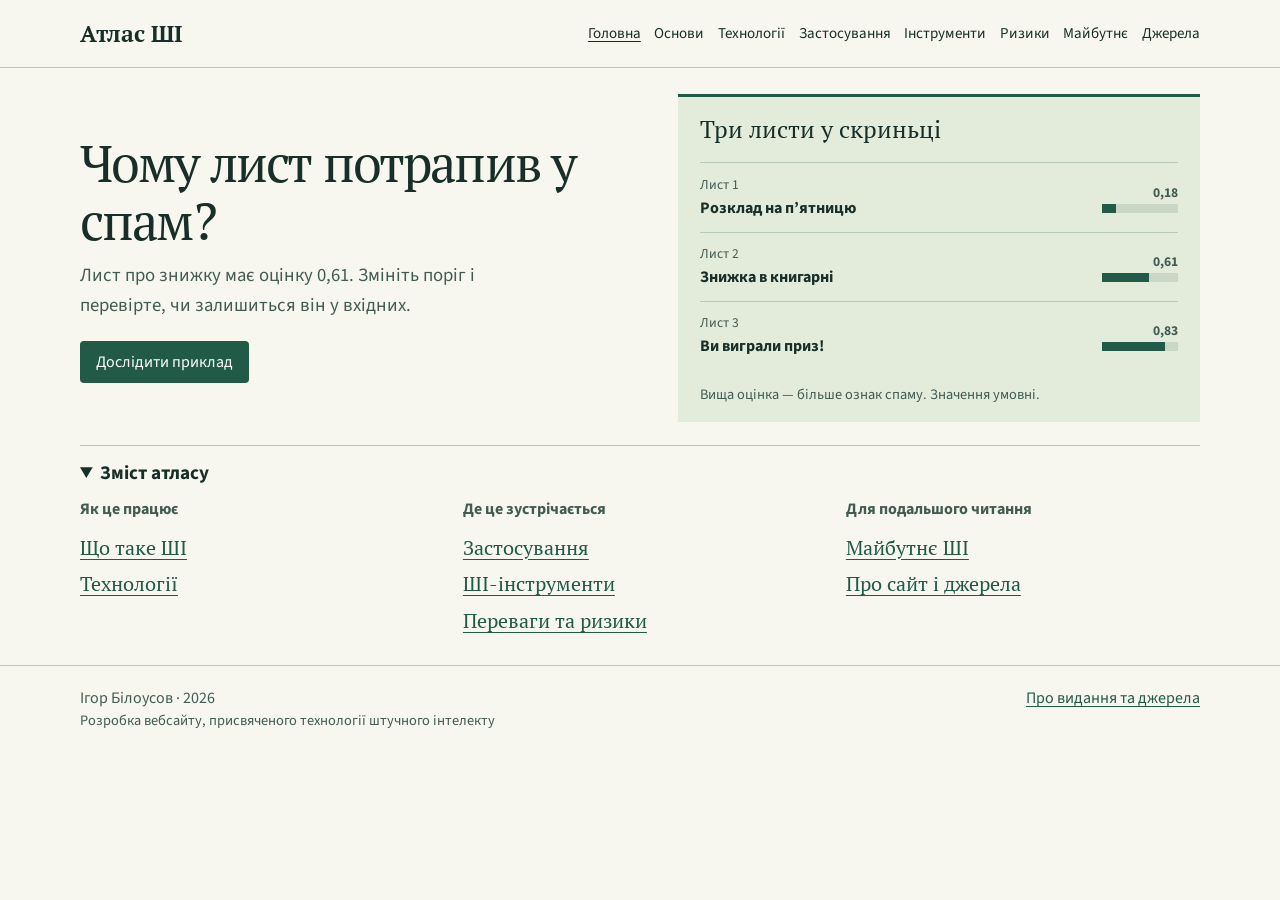
<file: index.html>
<!doctype html>
<html lang="uk">
<head>
  <meta charset="utf-8">
  <meta name="viewport" content="width=device-width, initial-scale=1">
  <title>Головна | Атлас ШІ</title>
  <link rel="stylesheet" href="styles/fonts.css">
  <link rel="stylesheet" href="styles/site.css">
  <link rel="stylesheet" href="styles/index.css">
  <script src="scripts/site.js" defer></script>
</head>
<body>
<a class="skip" href="#main">До основного вмісту</a>
<header><div class="wrap bar"><a class="brand" href="index.html">Атлас ШІ</a>
  <button type="button" id="menu-button" aria-controls="navigation" aria-expanded="false" hidden>Меню</button>
  <nav id="navigation" aria-label="Основна навігація"><a href="index.html" aria-current="page">Головна</a>
<a href="basics.html">Основи</a>
<a href="methods.html">Технології</a>
<a href="cases.html">Застосування</a>
<a href="tools.html">Інструменти</a>
<a href="risks.html">Ризики</a>
<a href="future.html">Майбутнє</a>
<a href="about.html">Джерела</a>
</nav>
</div>
</header>
<main class="wrap" id="main" tabindex="-1"><div class="hero"><div><h1>Чому лист потрапив у спам?</h1>
<p class="lead">Лист про знижку має оцінку 0,61. Змініть поріг і перевірте, чи залишиться він у вхідних.</p>
<a class="action" href="basics.html#experiment">Дослідити приклад</a></div>
<figure class="mail"><figcaption>Три листи у скриньці</figcaption><ol><li><div class="message-label"><span>Лист 1</span><strong>Розклад на п’ятницю</strong></div>
<div class="score"><strong>0,18</strong><span class="track" aria-hidden="true"><span class="fill" style="--value:18%"></span></span></div>
</li><li><div class="message-label"><span>Лист 2</span><strong>Знижка в книгарні</strong></div>
<div class="score"><strong>0,61</strong><span class="track" aria-hidden="true"><span class="fill" style="--value:61%"></span></span></div>
</li><li><div class="message-label"><span>Лист 3</span><strong>Ви виграли приз!</strong></div>
<div class="score"><strong>0,83</strong><span class="track" aria-hidden="true"><span class="fill" style="--value:83%"></span></span></div>
</li></ol><small>Вища оцінка — більше ознак спаму. Значення умовні.</small></figure>
</div>
<section class="topics"><details id="contents"><summary>Зміст атласу</summary>
<div class="contents-groups"><section><h3>Як це працює</h3>
<ul><li><a href="basics.html">Що таке ШІ</a></li><li><a href="methods.html">Технології</a></li></ul>
</section>
<section><h3>Де це зустрічається</h3>
<ul><li><a href="cases.html">Застосування</a></li><li><a href="tools.html">ШІ-інструменти</a></li><li><a href="risks.html">Переваги та ризики</a></li></ul>
</section>
<section><h3>Для подальшого читання</h3>
<ul><li><a href="future.html">Майбутнє ШІ</a></li><li><a href="about.html">Про сайт і джерела</a></li></ul>
</section>
</div></details>
</section>
</main>
<footer><div class="wrap"><span>Ігор Білоусов · 2026<br><small>Розробка вебсайту, присвяченого технології штучного інтелекту</small></span><a href="about.html">Про видання та джерела</a></div>
</footer>
</body>
</html>
</file>
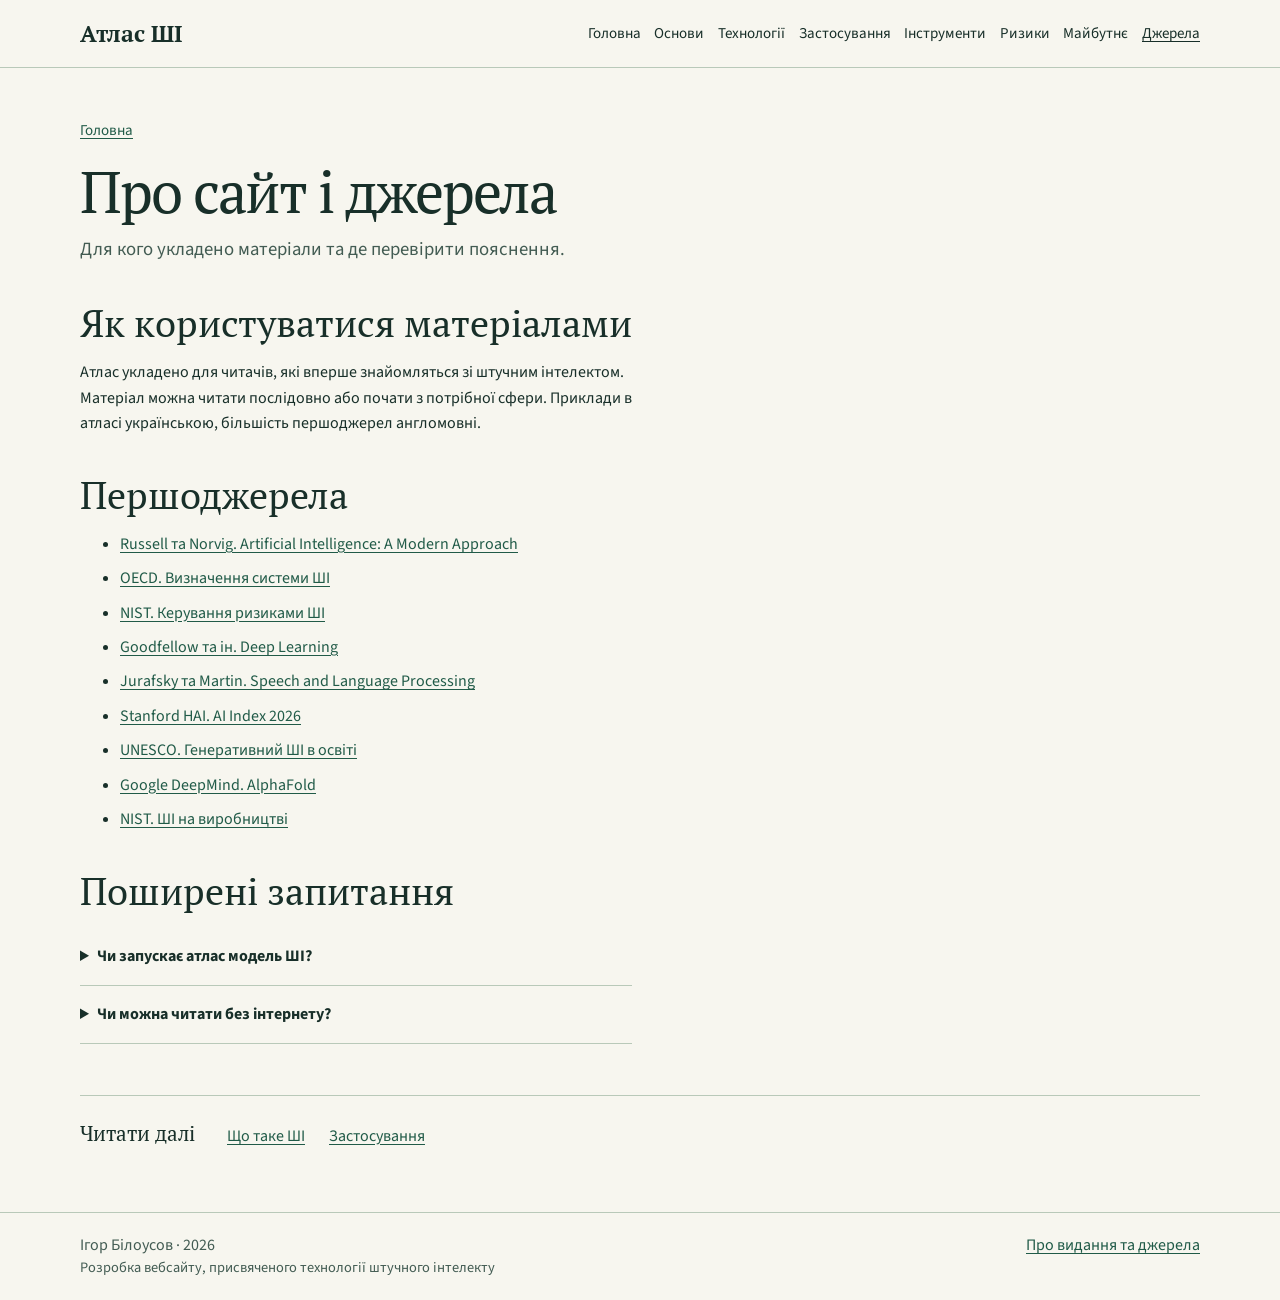
<file: about.html>
<!doctype html>
<html lang="uk">
<head>
  <meta charset="utf-8">
  <meta name="viewport" content="width=device-width, initial-scale=1">
  <title>Про сайт і джерела | Атлас ШІ</title>
  <link rel="stylesheet" href="styles/fonts.css">
  <link rel="stylesheet" href="styles/site.css">
  <link rel="stylesheet" href="styles/about.css">
  <script src="scripts/site.js" defer></script>
</head>
<body>
<a class="skip" href="#main">До основного вмісту</a>
<header><div class="wrap bar"><a class="brand" href="index.html">Атлас ШІ</a>
  <button type="button" id="menu-button" aria-controls="navigation" aria-expanded="false" hidden>Меню</button>
  <nav id="navigation" aria-label="Основна навігація"><a href="index.html">Головна</a>
<a href="basics.html">Основи</a>
<a href="methods.html">Технології</a>
<a href="cases.html">Застосування</a>
<a href="tools.html">Інструменти</a>
<a href="risks.html">Ризики</a>
<a href="future.html">Майбутнє</a>
<a href="about.html" aria-current="page">Джерела</a>
</nav>
</div>
</header>
<main class="wrap" id="main" tabindex="-1"><p class="crumb"><a href="index.html">Головна</a></p>
<h1>Про сайт і джерела</h1>
<p class="lead">Для кого укладено матеріали та де перевірити пояснення.</p>
<div class="read"><h2>Як користуватися матеріалами</h2>
<p>Атлас укладено для читачів, які вперше знайомляться зі штучним інтелектом. Матеріал можна читати послідовно або почати з потрібної сфери. Приклади в атласі українською, більшість першоджерел англомовні.</p>
<h2>Першоджерела</h2>
<ul><li><a href="https://aima.cs.berkeley.edu/global-index.html">Russell та Norvig. Artificial Intelligence: A Modern Approach</a></li><li><a href="https://doi.org/10.1787/623da898-en">OECD. Визначення системи ШІ</a></li><li><a href="https://doi.org/10.6028/NIST.AI.100-1">NIST. Керування ризиками ШІ</a></li><li><a href="https://www.deeplearningbook.org/">Goodfellow та ін. Deep Learning</a></li><li><a href="https://web.stanford.edu/~jurafsky/slp3/">Jurafsky та Martin. Speech and Language Processing</a></li><li><a href="https://hai.stanford.edu/ai-index/2026-ai-index-report">Stanford HAI. AI Index 2026</a></li><li><a href="https://www.unesco.org/en/articles/guidance-generative-ai-education-and-research">UNESCO. Генеративний ШІ в освіті</a></li><li><a href="https://deepmind.google/science/alphafold/">Google DeepMind. AlphaFold</a></li><li><a href="https://www.nist.gov/mep/manufacturing-reports/best-practices/artificial-intelligence-key-consideration-and-effective">NIST. ШІ на виробництві</a></li></ul>
<h2>Поширені запитання</h2>
<details><summary>Чи запускає атлас модель ШІ?</summary><p>Приклад фільтра використовує три наперед задані оцінки та порівнює їх із вибраним порогом. Обчислення виконує браузер.</p>
</details>
<details><summary>Чи можна читати без інтернету?</summary><p>Так, якщо зберегти разом усі файли сайту. Інтернет знадобиться для переходу до зовнішніх публікацій.</p>
</details>
</div>
<section class="endlinks"><h2>Читати далі</h2>
<ul><li><a href="basics.html">Що таке ШІ</a></li><li><a href="cases.html">Застосування</a></li></ul>
</section>
</main>
<footer><div class="wrap"><span>Ігор Білоусов · 2026<br><small>Розробка вебсайту, присвяченого технології штучного інтелекту</small></span><a href="about.html">Про видання та джерела</a></div>
</footer>
</body>
</html>
</file>
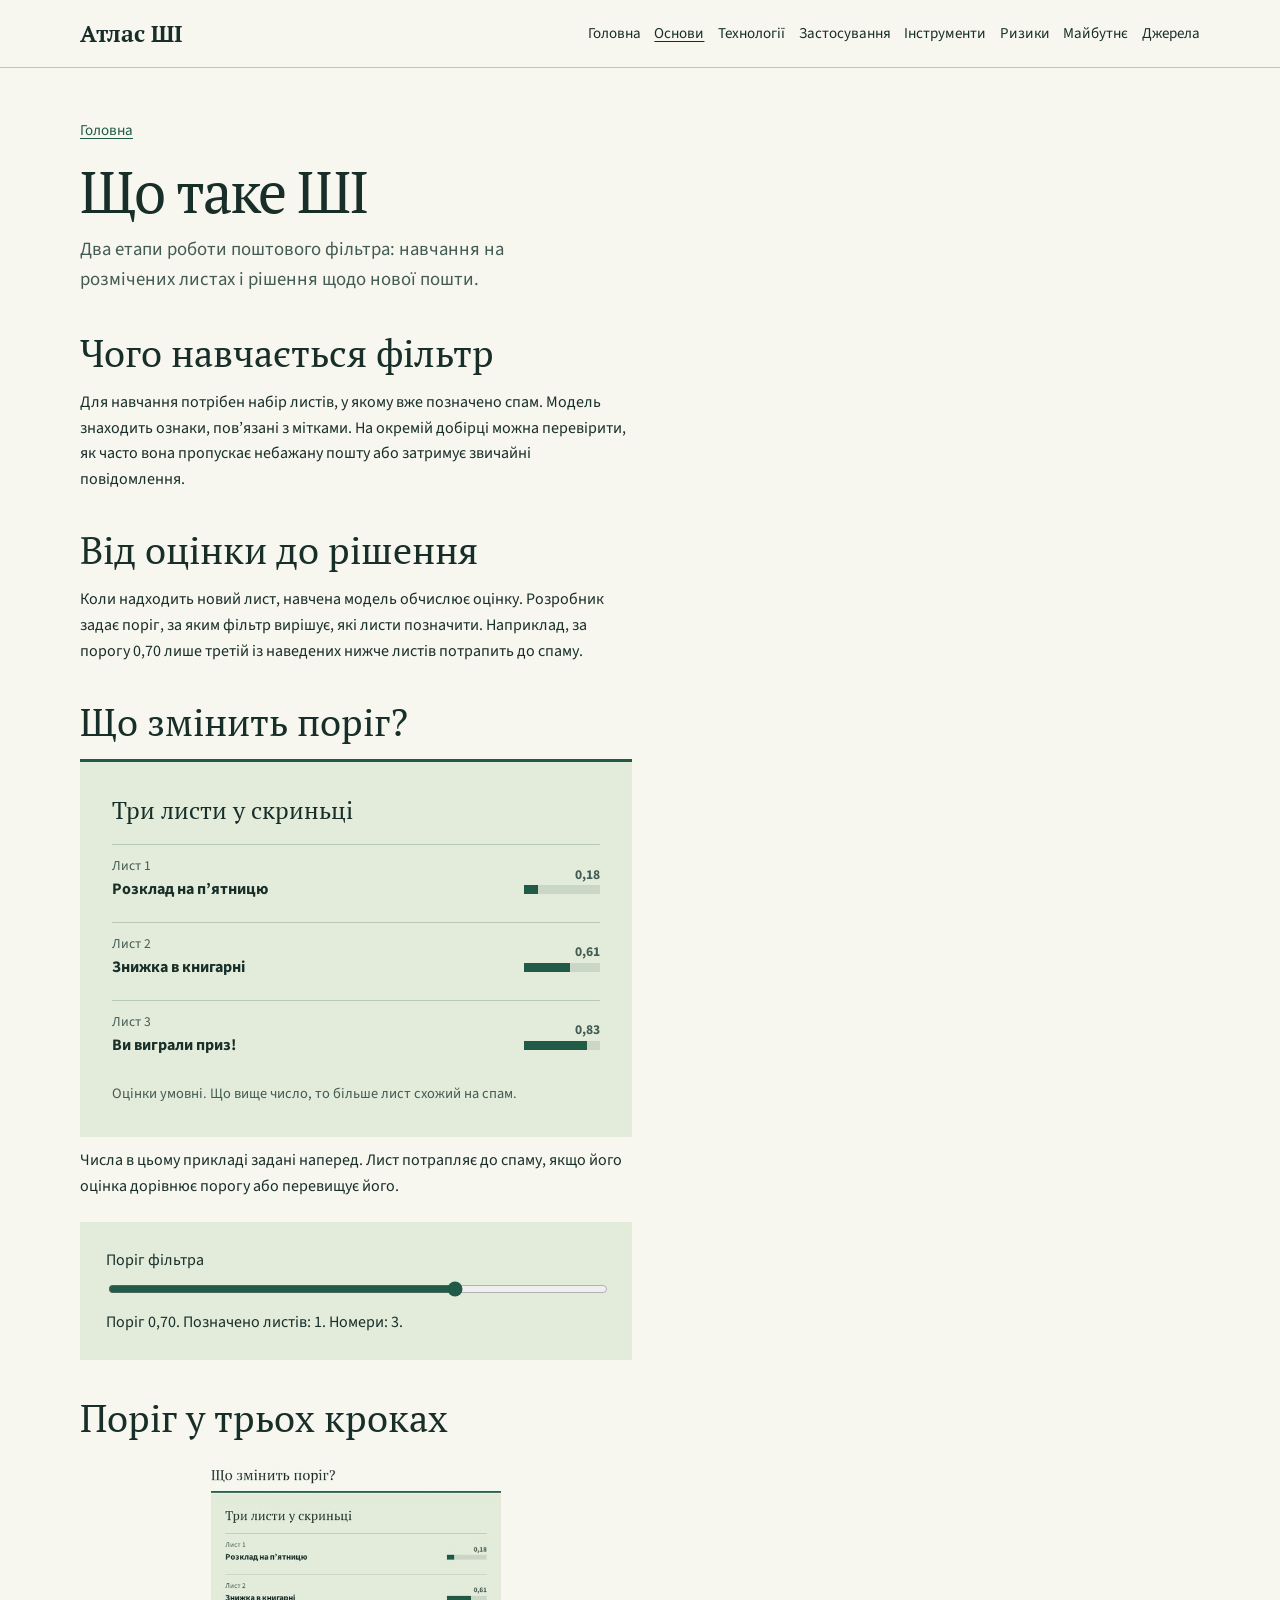
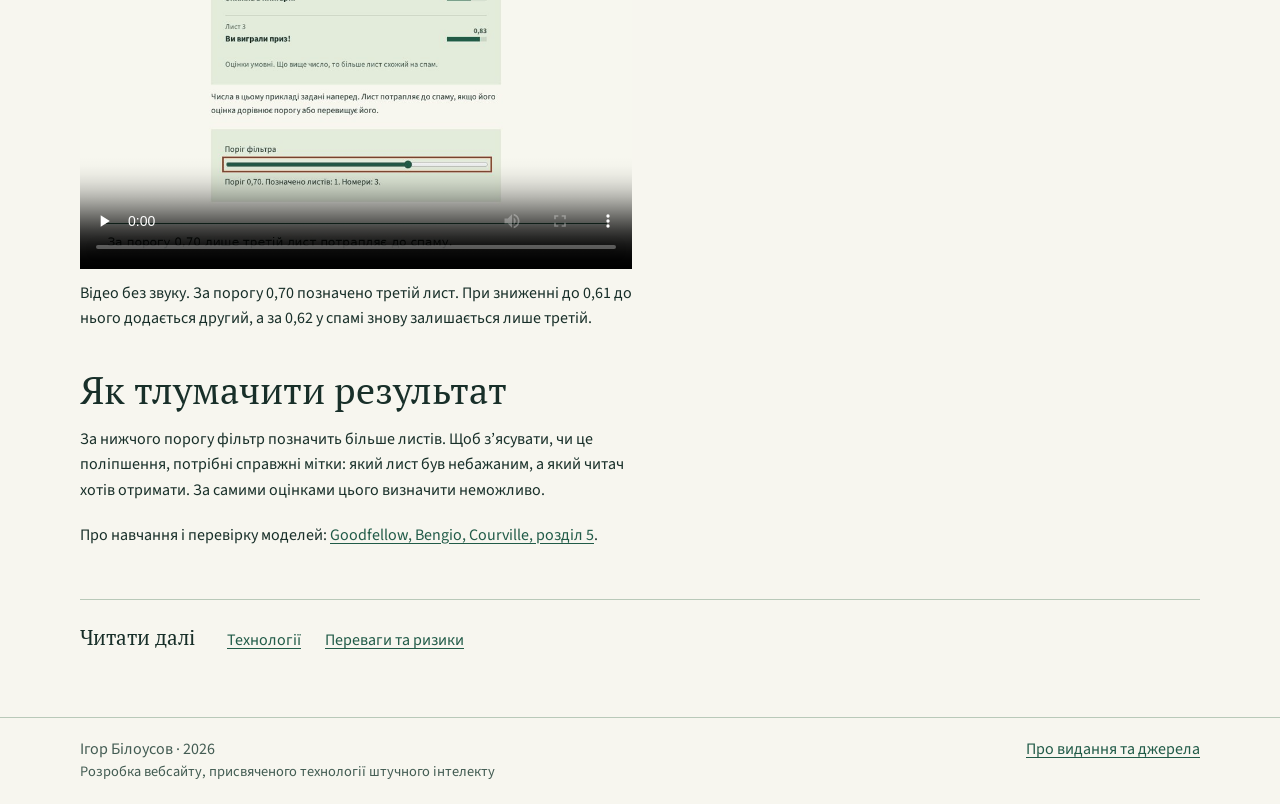
<file: basics.html>
<!doctype html>
<html lang="uk">
<head>
  <meta charset="utf-8">
  <meta name="viewport" content="width=device-width, initial-scale=1">
  <title>Що таке ШІ | Атлас ШІ</title>
  <link rel="stylesheet" href="styles/fonts.css">
  <link rel="stylesheet" href="styles/site.css">
  <link rel="stylesheet" href="styles/basics.css">
  <script src="scripts/site.js" defer></script>
</head>
<body>
<a class="skip" href="#main">До основного вмісту</a>
<header><div class="wrap bar"><a class="brand" href="index.html">Атлас ШІ</a>
  <button type="button" id="menu-button" aria-controls="navigation" aria-expanded="false" hidden>Меню</button>
  <nav id="navigation" aria-label="Основна навігація"><a href="index.html">Головна</a>
<a href="basics.html" aria-current="page">Основи</a>
<a href="methods.html">Технології</a>
<a href="cases.html">Застосування</a>
<a href="tools.html">Інструменти</a>
<a href="risks.html">Ризики</a>
<a href="future.html">Майбутнє</a>
<a href="about.html">Джерела</a>
</nav>
</div>
</header>
<main class="wrap" id="main" tabindex="-1"><p class="crumb"><a href="index.html">Головна</a></p>
<h1>Що таке ШІ</h1>
<p class="lead">Два етапи роботи поштового фільтра: навчання на розмічених листах і рішення щодо нової пошти.</p>
<div class="read"><h2>Чого навчається фільтр</h2>
<p>Для навчання потрібен набір листів, у якому вже позначено спам. Модель знаходить ознаки, пов’язані з мітками. На окремій добірці можна перевірити, як часто вона пропускає небажану пошту або затримує звичайні повідомлення.</p>
<h2>Від оцінки до рішення</h2>
<p>Коли надходить новий лист, навчена модель обчислює оцінку. Розробник задає поріг, за яким фільтр вирішує, які листи позначити. Наприклад, за порогу 0,70 лише третій із наведених нижче листів потрапить до спаму.</p>
<section id="experiment"><h2>Що змінить поріг?</h2>
<figure class="mail"><figcaption>Три листи у скриньці</figcaption><ol><li><div class="message-label"><span>Лист 1</span><strong>Розклад на п’ятницю</strong></div>
<div class="score"><strong>0,18</strong><span class="track" aria-hidden="true"><span class="fill" style="--value:18%"></span></span></div>
</li><li><div class="message-label"><span>Лист 2</span><strong>Знижка в книгарні</strong></div>
<div class="score"><strong>0,61</strong><span class="track" aria-hidden="true"><span class="fill" style="--value:61%"></span></span></div>
</li><li><div class="message-label"><span>Лист 3</span><strong>Ви виграли приз!</strong></div>
<div class="score"><strong>0,83</strong><span class="track" aria-hidden="true"><span class="fill" style="--value:83%"></span></span></div>
</li></ol><small>Оцінки умовні. Що вище число, то більше лист схожий на спам.</small></figure>
<p>Числа в цьому прикладі задані наперед. Лист потрапляє до спаму, якщо його оцінка дорівнює порогу або перевищує його.</p>
<div class="demo" hidden><label for="threshold">Поріг фільтра</label><input type="range" id="threshold" min="0" max="100" step="1" value="70"><output id="decision" for="threshold"></output></div>
</section>
<section class="walkthrough"><h2>Поріг у трьох кроках</h2><video controls playsinline preload="none" poster="images/threshold.jpg" width="960" height="720"><source src="video/threshold.mp4" type="video/mp4">Ваш браузер не підтримує відео.</video><p>Відео без звуку. За порогу 0,70 позначено третій лист. При зниженні до 0,61 до нього додається другий, а за 0,62 у спамі знову залишається лише третій.</p></section><h2>Як тлумачити результат</h2>
<p>За нижчого порогу фільтр позначить більше листів. Щоб з’ясувати, чи це поліпшення, потрібні справжні мітки: який лист був небажаним, а який читач хотів отримати. За самими оцінками цього визначити неможливо.</p>
<p>Про навчання і перевірку моделей: <a href="https://www.deeplearningbook.org/">Goodfellow, Bengio, Courville, розділ 5</a>.</p>
</div>
<section class="endlinks"><h2>Читати далі</h2>
<ul><li><a href="methods.html">Технології</a></li><li><a href="risks.html">Переваги та ризики</a></li></ul>
</section>
</main>
<footer><div class="wrap"><span>Ігор Білоусов · 2026<br><small>Розробка вебсайту, присвяченого технології штучного інтелекту</small></span><a href="about.html">Про видання та джерела</a></div>
</footer>
</body>
</html>
</file>
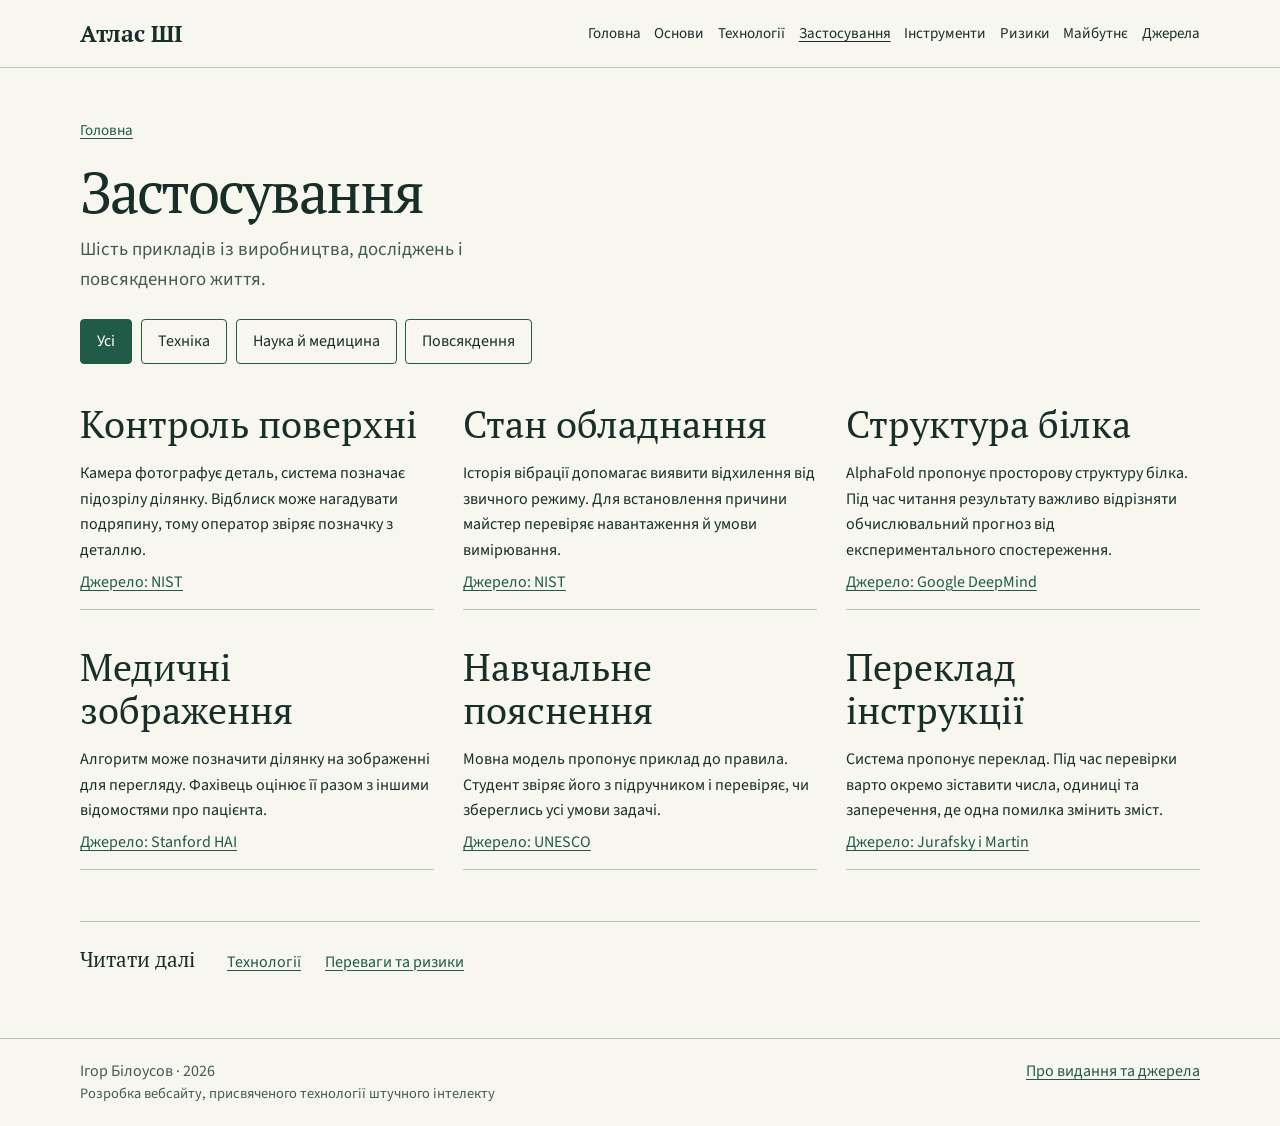
<file: cases.html>
<!doctype html>
<html lang="uk">
<head>
  <meta charset="utf-8">
  <meta name="viewport" content="width=device-width, initial-scale=1">
  <title>Застосування | Атлас ШІ</title>
  <link rel="stylesheet" href="styles/fonts.css">
  <link rel="stylesheet" href="styles/site.css">
  <link rel="stylesheet" href="styles/cases.css">
  <script src="scripts/site.js" defer></script>
</head>
<body>
<a class="skip" href="#main">До основного вмісту</a>
<header><div class="wrap bar"><a class="brand" href="index.html">Атлас ШІ</a>
  <button type="button" id="menu-button" aria-controls="navigation" aria-expanded="false" hidden>Меню</button>
  <nav id="navigation" aria-label="Основна навігація"><a href="index.html">Головна</a>
<a href="basics.html">Основи</a>
<a href="methods.html">Технології</a>
<a href="cases.html" aria-current="page">Застосування</a>
<a href="tools.html">Інструменти</a>
<a href="risks.html">Ризики</a>
<a href="future.html">Майбутнє</a>
<a href="about.html">Джерела</a>
</nav>
</div>
</header>
<main class="wrap" id="main" tabindex="-1"><p class="crumb"><a href="index.html">Головна</a></p>
<h1>Застосування</h1>
<p class="lead">Шість прикладів із виробництва, досліджень і повсякденного життя.</p>
<div><div id="filters" class="filters" role="group" aria-label="Сфера застосування" hidden><button type="button" data-filter="all" aria-pressed="true">Усі</button><button type="button" data-filter="tech" aria-pressed="false">Техніка</button><button type="button" data-filter="science" aria-pressed="false">Наука й медицина</button><button type="button" data-filter="life" aria-pressed="false">Повсякдення</button></div>
<div class="grid case-grid"><article class="tile" data-case="tech"><h2>Контроль поверхні</h2>
<p>Камера фотографує деталь, система позначає підозрілу ділянку. Відблиск може нагадувати подряпину, тому оператор звіряє позначку з деталлю.</p>
<a href="https://www.nist.gov/mep/manufacturing-reports/best-practices/artificial-intelligence-key-consideration-and-effective">Джерело: NIST</a></article>
<article class="tile" data-case="tech"><h2>Стан обладнання</h2>
<p>Історія вібрації допомагає виявити відхилення від звичного режиму. Для встановлення причини майстер перевіряє навантаження й умови вимірювання.</p>
<a href="https://www.nist.gov/mep/manufacturing-reports/best-practices/artificial-intelligence-key-consideration-and-effective">Джерело: NIST</a></article>
<article class="tile" data-case="science"><h2>Структура білка</h2>
<p>AlphaFold пропонує просторову структуру білка. Під час читання результату важливо відрізняти обчислювальний прогноз від експериментального спостереження.</p>
<a href="https://deepmind.google/science/alphafold/">Джерело: Google DeepMind</a></article>
<article class="tile" data-case="science"><h2>Медичні зображення</h2>
<p>Алгоритм може позначити ділянку на зображенні для перегляду. Фахівець оцінює її разом з іншими відомостями про пацієнта.</p>
<a href="https://hai.stanford.edu/ai-index/2026-ai-index-report">Джерело: Stanford HAI</a></article>
<article class="tile" data-case="life"><h2>Навчальне пояснення</h2>
<p>Мовна модель пропонує приклад до правила. Студент звіряє його з підручником і перевіряє, чи збереглись усі умови задачі.</p>
<a href="https://www.unesco.org/en/articles/guidance-generative-ai-education-and-research">Джерело: UNESCO</a></article>
<article class="tile" data-case="life"><h2>Переклад інструкції</h2>
<p>Система пропонує переклад. Під час перевірки варто окремо зіставити числа, одиниці та заперечення, де одна помилка змінить зміст.</p>
<a href="https://web.stanford.edu/~jurafsky/slp3/">Джерело: Jurafsky і Martin</a></article>
</div>
</div>
<section class="endlinks"><h2>Читати далі</h2>
<ul><li><a href="methods.html">Технології</a></li><li><a href="risks.html">Переваги та ризики</a></li></ul>
</section>
</main>
<footer><div class="wrap"><span>Ігор Білоусов · 2026<br><small>Розробка вебсайту, присвяченого технології штучного інтелекту</small></span><a href="about.html">Про видання та джерела</a></div>
</footer>
</body>
</html>
</file>
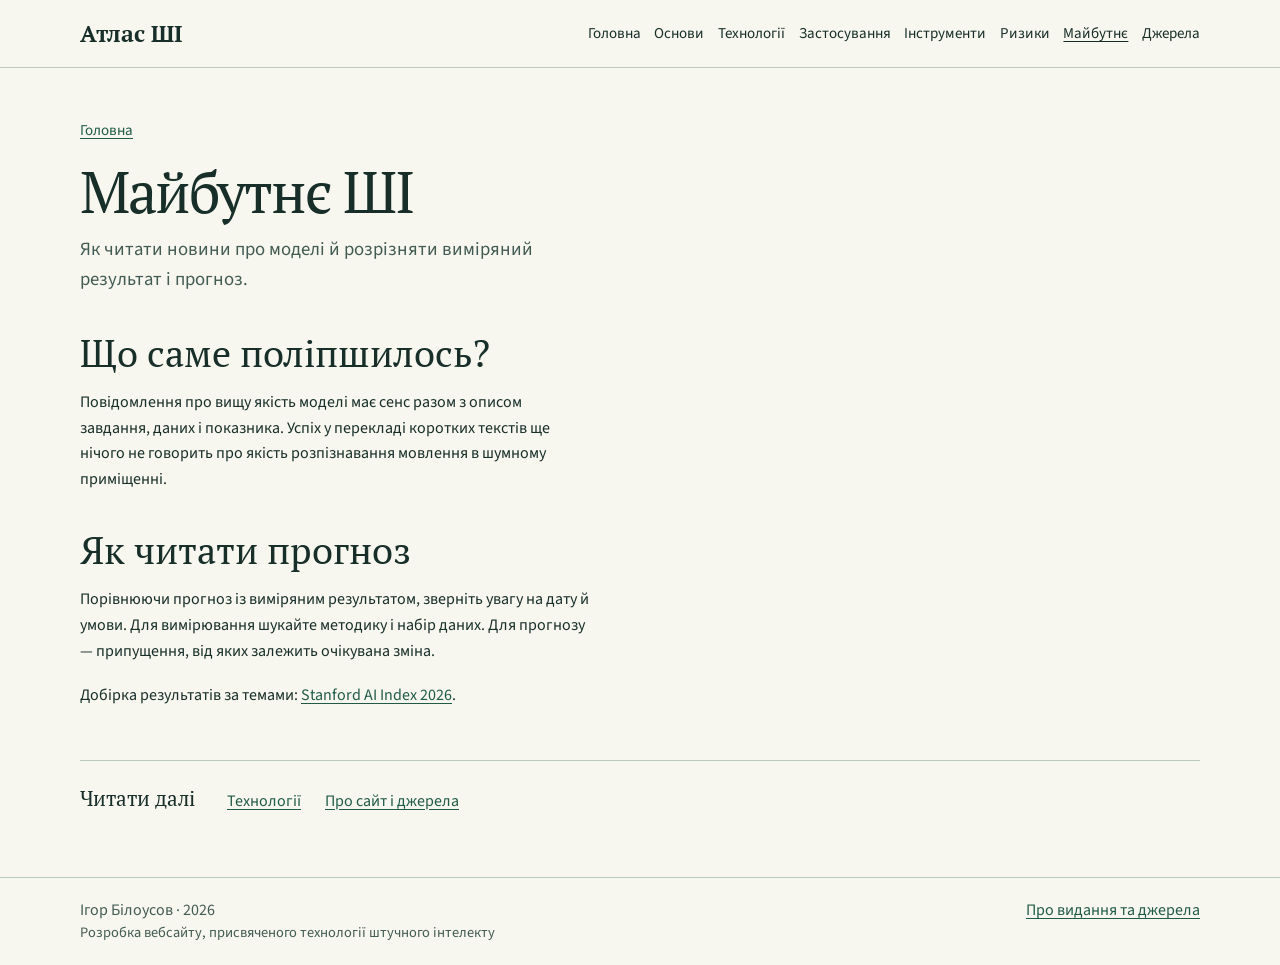
<file: future.html>
<!doctype html>
<html lang="uk">
<head>
  <meta charset="utf-8">
  <meta name="viewport" content="width=device-width, initial-scale=1">
  <title>Майбутнє ШІ | Атлас ШІ</title>
  <link rel="stylesheet" href="styles/fonts.css">
  <link rel="stylesheet" href="styles/site.css">
  <link rel="stylesheet" href="styles/future.css">
  <script src="scripts/site.js" defer></script>
</head>
<body>
<a class="skip" href="#main">До основного вмісту</a>
<header><div class="wrap bar"><a class="brand" href="index.html">Атлас ШІ</a>
  <button type="button" id="menu-button" aria-controls="navigation" aria-expanded="false" hidden>Меню</button>
  <nav id="navigation" aria-label="Основна навігація"><a href="index.html">Головна</a>
<a href="basics.html">Основи</a>
<a href="methods.html">Технології</a>
<a href="cases.html">Застосування</a>
<a href="tools.html">Інструменти</a>
<a href="risks.html">Ризики</a>
<a href="future.html" aria-current="page">Майбутнє</a>
<a href="about.html">Джерела</a>
</nav>
</div>
</header>
<main class="wrap" id="main" tabindex="-1"><p class="crumb"><a href="index.html">Головна</a></p>
<h1>Майбутнє ШІ</h1>
<p class="lead">Як читати новини про моделі й розрізняти виміряний результат і прогноз.</p>
<div class="read"><h2>Що саме поліпшилось?</h2>
<p>Повідомлення про вищу якість моделі має сенс разом з описом завдання, даних і показника. Успіх у перекладі коротких текстів ще нічого не говорить про якість розпізнавання мовлення в шумному приміщенні.</p>
<h2>Як читати прогноз</h2>
<p>Порівнюючи прогноз із виміряним результатом, зверніть увагу на дату й умови. Для вимірювання шукайте методику і набір даних. Для прогнозу — припущення, від яких залежить очікувана зміна.</p>
<p>Добірка результатів за темами: <a href="https://hai.stanford.edu/ai-index/2026-ai-index-report">Stanford AI Index 2026</a>.</p>
</div>
<section class="endlinks"><h2>Читати далі</h2>
<ul><li><a href="methods.html">Технології</a></li><li><a href="about.html">Про сайт і джерела</a></li></ul>
</section>
</main>
<footer><div class="wrap"><span>Ігор Білоусов · 2026<br><small>Розробка вебсайту, присвяченого технології штучного інтелекту</small></span><a href="about.html">Про видання та джерела</a></div>
</footer>
</body>
</html>
</file>
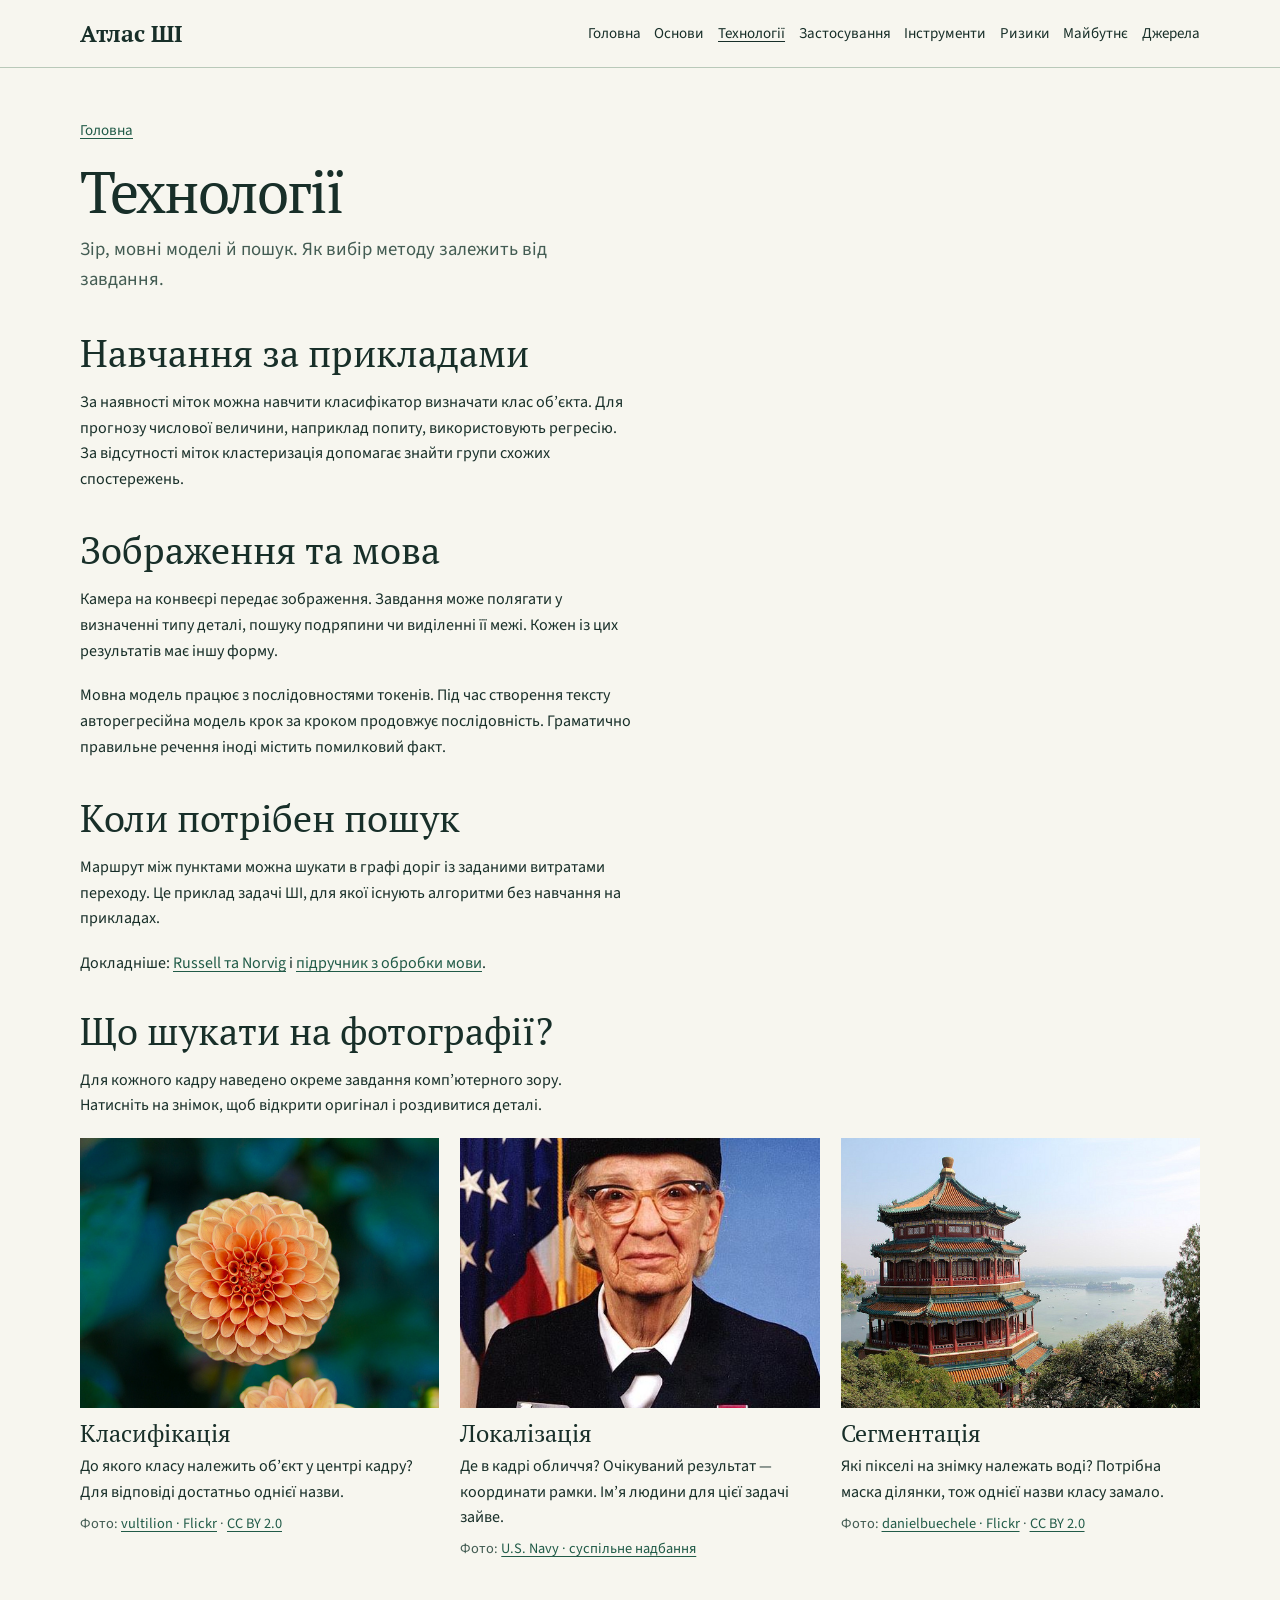
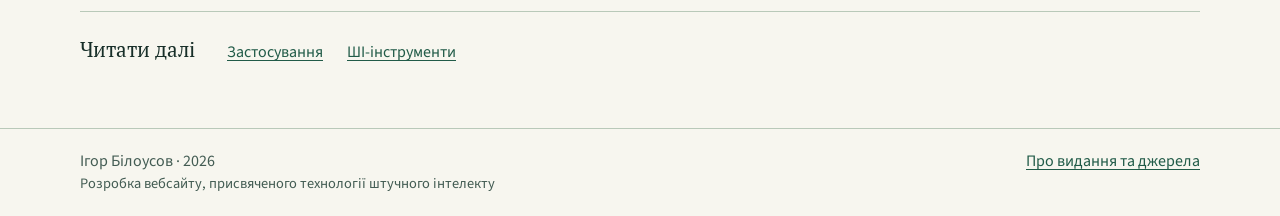
<file: methods.html>
<!doctype html>
<html lang="uk">
<head>
  <meta charset="utf-8">
  <meta name="viewport" content="width=device-width, initial-scale=1">
  <title>Технології | Атлас ШІ</title>
  <link rel="stylesheet" href="styles/fonts.css">
  <link rel="stylesheet" href="styles/site.css">
  <link rel="stylesheet" href="styles/methods.css">
  <script src="scripts/site.js" defer></script>
</head>
<body>
<a class="skip" href="#main">До основного вмісту</a>
<header><div class="wrap bar"><a class="brand" href="index.html">Атлас ШІ</a>
  <button type="button" id="menu-button" aria-controls="navigation" aria-expanded="false" hidden>Меню</button>
  <nav id="navigation" aria-label="Основна навігація"><a href="index.html">Головна</a>
<a href="basics.html">Основи</a>
<a href="methods.html" aria-current="page">Технології</a>
<a href="cases.html">Застосування</a>
<a href="tools.html">Інструменти</a>
<a href="risks.html">Ризики</a>
<a href="future.html">Майбутнє</a>
<a href="about.html">Джерела</a>
</nav>
</div>
</header>
<main class="wrap" id="main" tabindex="-1"><p class="crumb"><a href="index.html">Головна</a></p>
<h1>Технології</h1>
<p class="lead">Зір, мовні моделі й пошук. Як вибір методу залежить від завдання.</p>
<div class="read"><h2>Навчання за прикладами</h2>
<p>За наявності міток можна навчити класифікатор визначати клас об’єкта. Для прогнозу числової величини, наприклад попиту, використовують регресію. За відсутності міток кластеризація допомагає знайти групи схожих спостережень.</p>
<h2>Зображення та мова</h2>
<p>Камера на конвеєрі передає зображення. Завдання може полягати у визначенні типу деталі, пошуку подряпини чи виділенні її межі. Кожен із цих результатів має іншу форму.</p>
<p>Мовна модель працює з послідовностями токенів. Під час створення тексту авторегресійна модель крок за кроком продовжує послідовність. Граматично правильне речення іноді містить помилковий факт.</p>
<h2>Коли потрібен пошук</h2>
<p>Маршрут між пунктами можна шукати в графі доріг із заданими витратами переходу. Це приклад задачі ШІ, для якої існують алгоритми без навчання на прикладах.</p>
<p>Докладніше: <a href="https://aima.cs.berkeley.edu/global-index.html">Russell та Norvig</a> і <a href="https://web.stanford.edu/~jurafsky/slp3/">підручник з обробки мови</a>.</p>
</div>
<section class="gallery" aria-labelledby="gallery-title"><h2 id="gallery-title">Що шукати на фотографії?</h2>
<p>Для кожного кадру наведено окреме завдання комп’ютерного зору. Натисніть на знімок, щоб відкрити оригінал і роздивитися деталі.</p><div class="photo-grid"><figure><a href="images/flower.jpg" aria-label="Відкрити фото: Квітка крупним планом"><img src="images/flower.jpg" alt="Квітка крупним планом" loading="lazy"></a><figcaption><h3>Класифікація</h3><p>До якого класу належить об’єкт у центрі кадру? Для відповіді достатньо однієї назви.</p><small>Фото: <a href="https://www.flickr.com/photos/vultilion/6056698931/">vultilion · Flickr</a> · <a href="https://creativecommons.org/licenses/by/2.0/">CC BY 2.0</a></small></figcaption></figure>
<figure><a href="images/hopper.jpg" aria-label="Відкрити фото: Портрет Ґрейс Гоппер у формі"><img src="images/hopper.jpg" alt="Портрет Ґрейс Гоппер у формі" loading="lazy"></a><figcaption><h3>Локалізація</h3><p>Де в кадрі обличчя? Очікуваний результат — координати рамки. Ім’я людини для цієї задачі зайве.</p><small>Фото: <a href="https://commons.wikimedia.org/wiki/File:Commodore_Grace_M._Hopper,_USN_(covered).jpg">U.S. Navy · суспільне надбання</a></small></figcaption></figure>
<figure><a href="images/garden.jpg" aria-label="Відкрити фото: Архітектурні споруди біля води в саду"><img src="images/garden.jpg" alt="Архітектурні споруди біля води в саду" loading="lazy"></a><figcaption><h3>Сегментація</h3><p>Які пікселі на знімку належать воді? Потрібна маска ділянки, тож однієї назви класу замало.</p><small>Фото: <a href="https://www.flickr.com/photos/danielbuechele/6061409035/">danielbuechele · Flickr</a> · <a href="https://creativecommons.org/licenses/by/2.0/">CC BY 2.0</a></small></figcaption></figure>
</div></section>
<section class="endlinks"><h2>Читати далі</h2>
<ul><li><a href="cases.html">Застосування</a></li><li><a href="tools.html">ШІ-інструменти</a></li></ul>
</section>
</main>
<footer><div class="wrap"><span>Ігор Білоусов · 2026<br><small>Розробка вебсайту, присвяченого технології штучного інтелекту</small></span><a href="about.html">Про видання та джерела</a></div>
</footer>
</body>
</html>
</file>
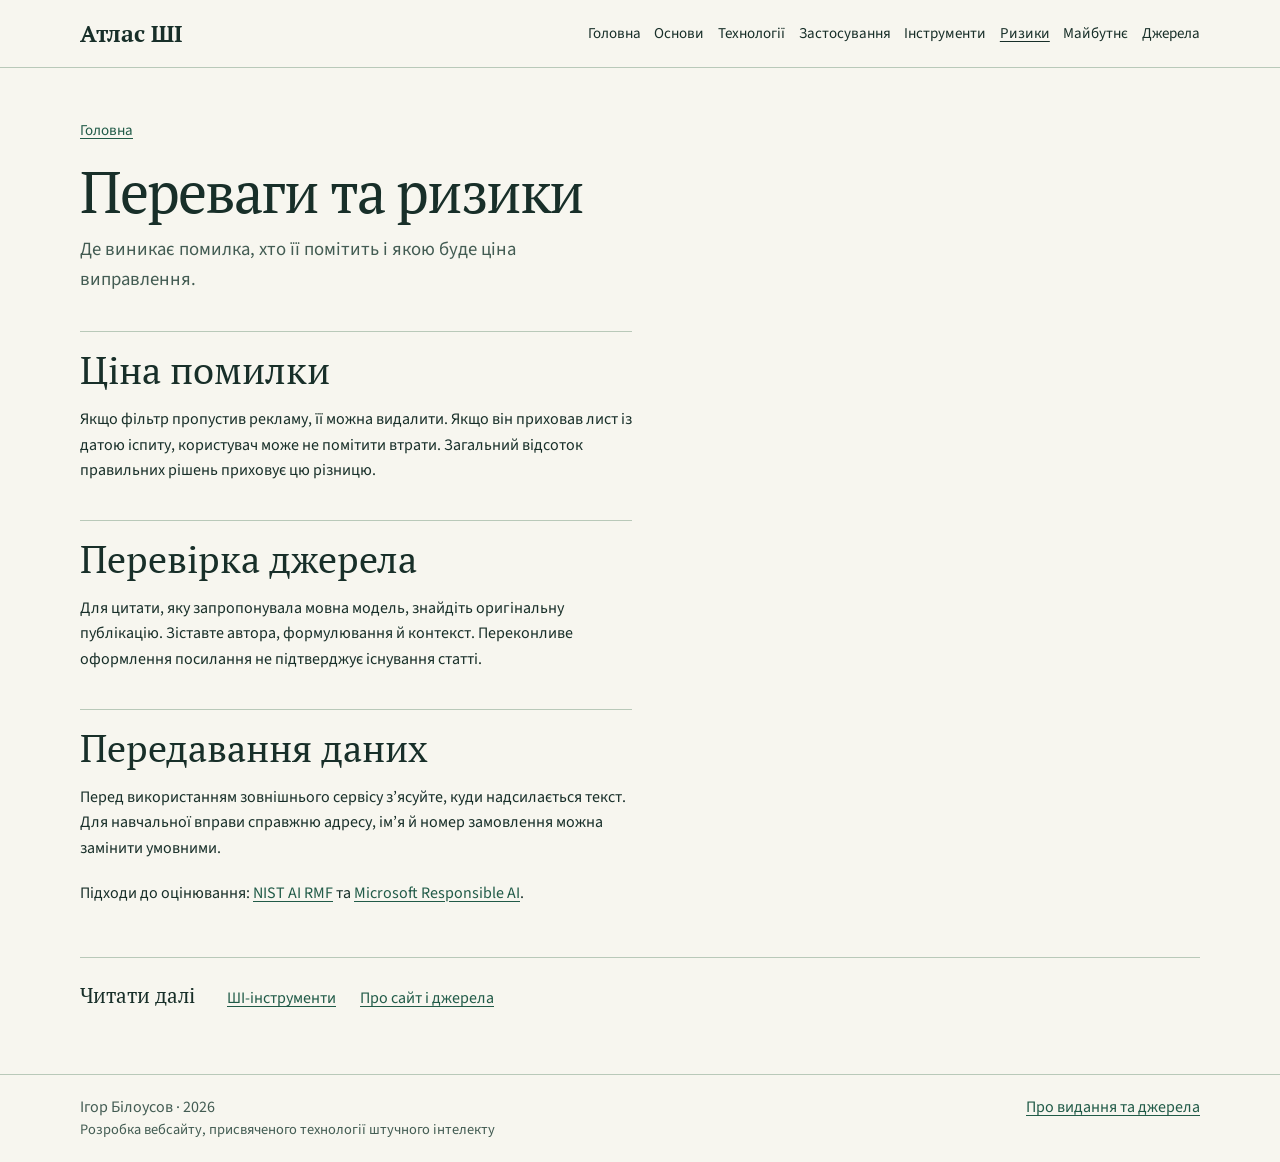
<file: risks.html>
<!doctype html>
<html lang="uk">
<head>
  <meta charset="utf-8">
  <meta name="viewport" content="width=device-width, initial-scale=1">
  <title>Переваги та ризики | Атлас ШІ</title>
  <link rel="stylesheet" href="styles/fonts.css">
  <link rel="stylesheet" href="styles/site.css">
  <link rel="stylesheet" href="styles/risks.css">
  <script src="scripts/site.js" defer></script>
</head>
<body>
<a class="skip" href="#main">До основного вмісту</a>
<header><div class="wrap bar"><a class="brand" href="index.html">Атлас ШІ</a>
  <button type="button" id="menu-button" aria-controls="navigation" aria-expanded="false" hidden>Меню</button>
  <nav id="navigation" aria-label="Основна навігація"><a href="index.html">Головна</a>
<a href="basics.html">Основи</a>
<a href="methods.html">Технології</a>
<a href="cases.html">Застосування</a>
<a href="tools.html">Інструменти</a>
<a href="risks.html" aria-current="page">Ризики</a>
<a href="future.html">Майбутнє</a>
<a href="about.html">Джерела</a>
</nav>
</div>
</header>
<main class="wrap" id="main" tabindex="-1"><p class="crumb"><a href="index.html">Головна</a></p>
<h1>Переваги та ризики</h1>
<p class="lead">Де виникає помилка, хто її помітить і якою буде ціна виправлення.</p>
<div class="read"><h2>Ціна помилки</h2>
<p>Якщо фільтр пропустив рекламу, її можна видалити. Якщо він приховав лист із датою іспиту, користувач може не помітити втрати. Загальний відсоток правильних рішень приховує цю різницю.</p>
<h2>Перевірка джерела</h2>
<p>Для цитати, яку запропонувала мовна модель, знайдіть оригінальну публікацію. Зіставте автора, формулювання й контекст. Переконливе оформлення посилання не підтверджує існування статті.</p>
<h2>Передавання даних</h2>
<p>Перед використанням зовнішнього сервісу з’ясуйте, куди надсилається текст. Для навчальної вправи справжню адресу, ім’я й номер замовлення можна замінити умовними.</p>
<p>Підходи до оцінювання: <a href="https://doi.org/10.6028/NIST.AI.100-1">NIST AI RMF</a> та <a href="https://www.microsoft.com/en-us/ai/principles-and-approach">Microsoft Responsible AI</a>.</p>
</div>
<section class="endlinks"><h2>Читати далі</h2>
<ul><li><a href="tools.html">ШІ-інструменти</a></li><li><a href="about.html">Про сайт і джерела</a></li></ul>
</section>
</main>
<footer><div class="wrap"><span>Ігор Білоусов · 2026<br><small>Розробка вебсайту, присвяченого технології штучного інтелекту</small></span><a href="about.html">Про видання та джерела</a></div>
</footer>
</body>
</html>
</file>
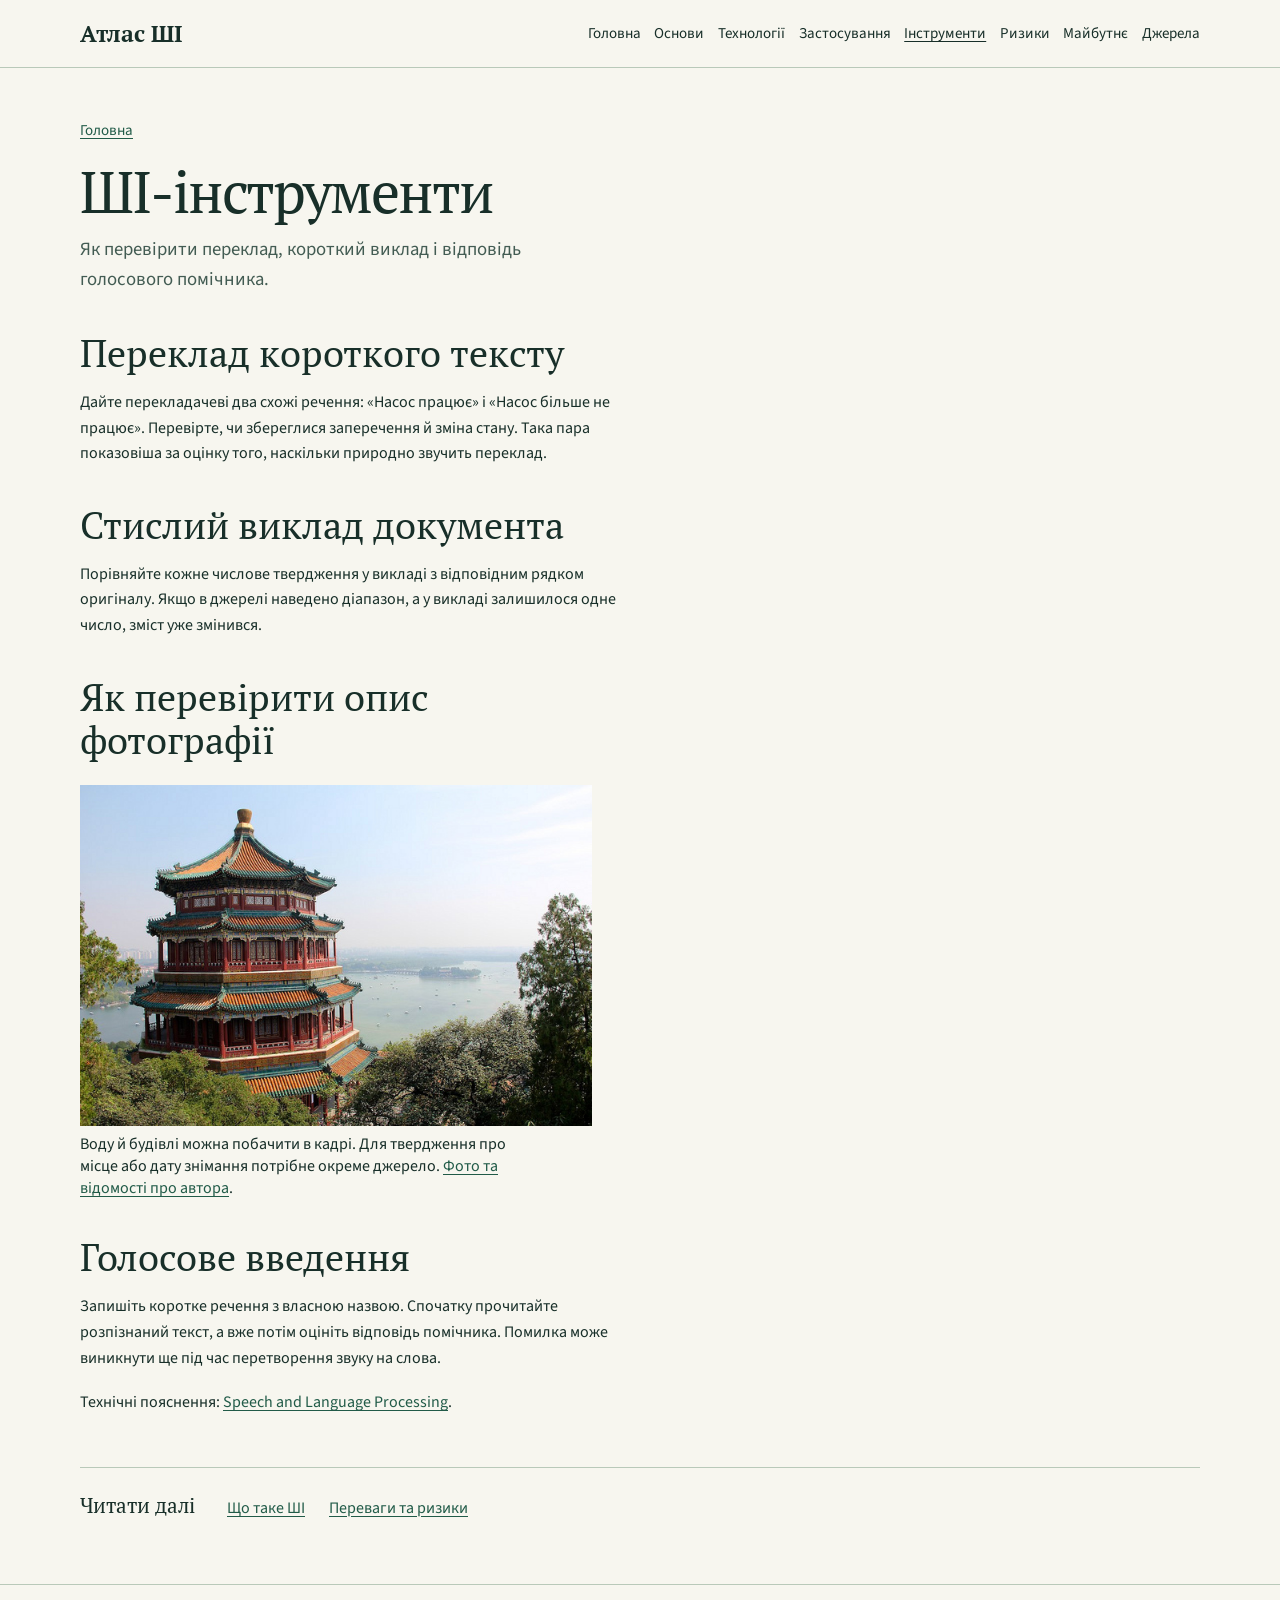
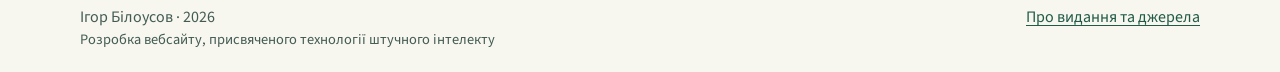
<file: tools.html>
<!doctype html>
<html lang="uk">
<head>
  <meta charset="utf-8">
  <meta name="viewport" content="width=device-width, initial-scale=1">
  <title>ШІ-інструменти | Атлас ШІ</title>
  <link rel="stylesheet" href="styles/fonts.css">
  <link rel="stylesheet" href="styles/site.css">
  <link rel="stylesheet" href="styles/tools.css">
  <script src="scripts/site.js" defer></script>
</head>
<body>
<a class="skip" href="#main">До основного вмісту</a>
<header><div class="wrap bar"><a class="brand" href="index.html">Атлас ШІ</a>
  <button type="button" id="menu-button" aria-controls="navigation" aria-expanded="false" hidden>Меню</button>
  <nav id="navigation" aria-label="Основна навігація"><a href="index.html">Головна</a>
<a href="basics.html">Основи</a>
<a href="methods.html">Технології</a>
<a href="cases.html">Застосування</a>
<a href="tools.html" aria-current="page">Інструменти</a>
<a href="risks.html">Ризики</a>
<a href="future.html">Майбутнє</a>
<a href="about.html">Джерела</a>
</nav>
</div>
</header>
<main class="wrap" id="main" tabindex="-1"><p class="crumb"><a href="index.html">Головна</a></p>
<h1>ШІ-інструменти</h1>
<p class="lead">Як перевірити переклад, короткий виклад і відповідь голосового помічника.</p>
<div class="read"><h2>Переклад короткого тексту</h2>
<p>Дайте перекладачеві два схожі речення: «Насос працює» і «Насос більше не працює». Перевірте, чи збереглися заперечення й зміна стану. Така пара показовіша за оцінку того, наскільки природно звучить переклад.</p>
<h2>Стислий виклад документа</h2>
<p>Порівняйте кожне числове твердження у викладі з відповідним рядком оригіналу. Якщо в джерелі наведено діапазон, а у викладі залишилося одне число, зміст уже змінився.</p>
<h2>Як перевірити опис фотографії</h2><figure class="photo-note"><img src="images/garden.jpg" alt="Будівлі й дерева біля водойми" loading="lazy"><figcaption>Воду й будівлі можна побачити в кадрі. Для твердження про місце або дату знімання потрібне окреме джерело. <a href="methods.html#gallery-title">Фото та відомості про автора</a>.</figcaption></figure><h2>Голосове введення</h2>
<p>Запишіть коротке речення з власною назвою. Спочатку прочитайте розпізнаний текст, а вже потім оцініть відповідь помічника. Помилка може виникнути ще під час перетворення звуку на слова.</p>
<p>Технічні пояснення: <a href="https://web.stanford.edu/~jurafsky/slp3/">Speech and Language Processing</a>.</p>
</div>
<section class="endlinks"><h2>Читати далі</h2>
<ul><li><a href="basics.html">Що таке ШІ</a></li><li><a href="risks.html">Переваги та ризики</a></li></ul>
</section>
</main>
<footer><div class="wrap"><span>Ігор Білоусов · 2026<br><small>Розробка вебсайту, присвяченого технології штучного інтелекту</small></span><a href="about.html">Про видання та джерела</a></div>
</footer>
</body>
</html>
</file>
